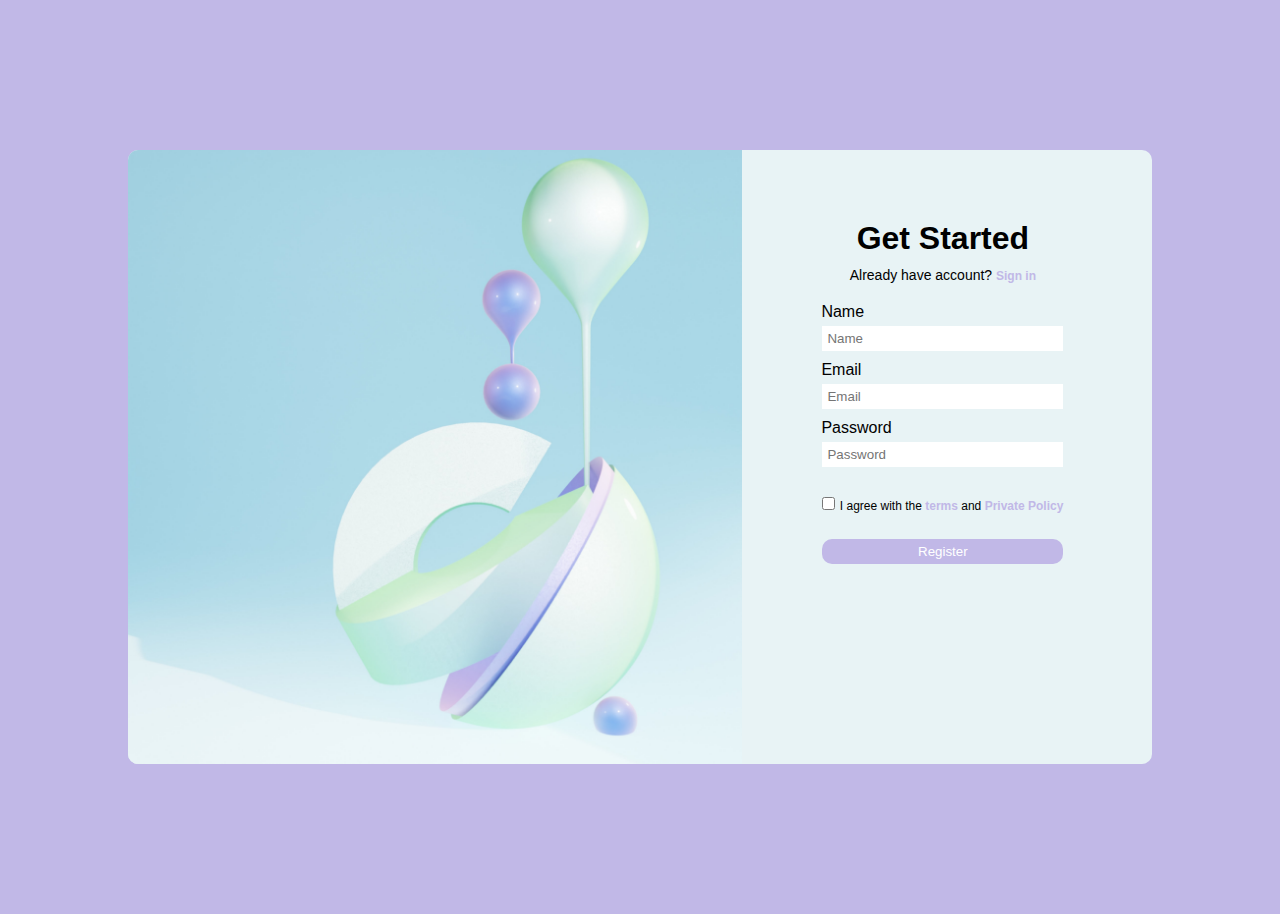
<file: HTML5 form-image/index.html>
<!DOCTYPE html>
<html lang="en">
<head>
    <title>Get Started</title>
    <meta charset="utf-8">
     <!--Viewport make the website responsive-->
    <meta name="viewport" content="width=device-width,initial-scale=1, viewport-fit=cover">
    <!--Css link to your stylesheet-->
    <link rel="stylesheet" type="text/css" href="style.css" media="screen" />
</head>

<body>
<!--Start your HTML5 code here-->
<div class="form-container">
    <img src="images/galina-nelyubova-unsplash.jpg" alt="A light blue image with balloons and abstract shapes" class="form-img">
    <form>
        <h1 class="form-header">Get Started</h1>
        <p class="signin">Already have account? <a href="#">Sign in</a></p>

        <label for="name">Name</label>
        <input type="text" name="name" placeholder="Name"/>

        <label for="email">Email</label>
        <input type="email" name="email" placeholder="Email" />

        <label for="password">Password</label>
        <input type="password" name="password" placeholder="Password">

        <input type="checkbox" name="terms"/>
        <label for="terms" class="terms-label">
            <p class="terms">I agree with the <a href="#">terms</a> and <a href="#">Private Policy</a></p>
        </label>
        
        <input type="submit" value="Register"/>
    </form>
</div>


<!--JavaScript link to your js file. * Not require if your not using JavaScript-->
<script src="#"></script>
</body>
</html>
</file>
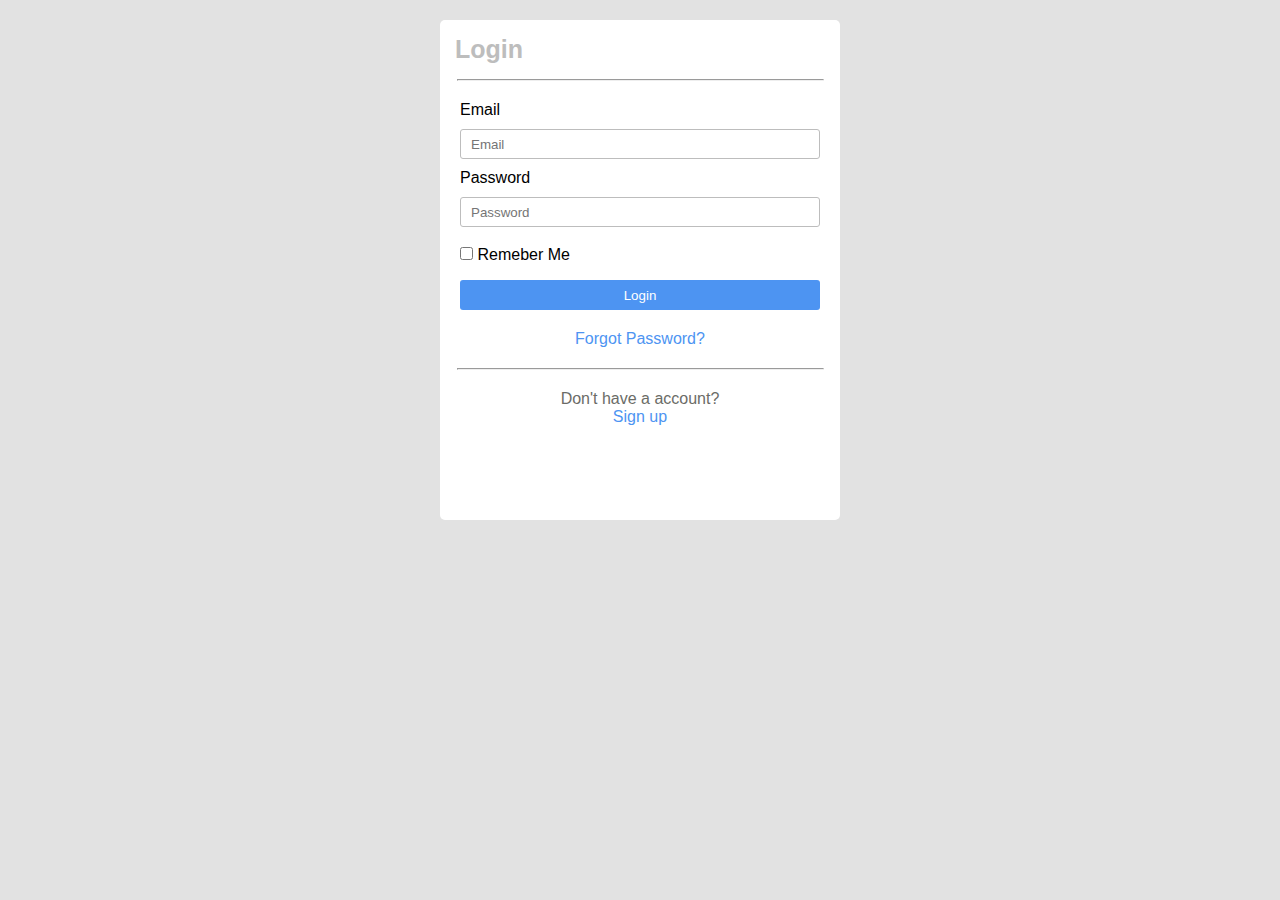
<file: HTML5 form/index.html>
<!DOCTYPE html>
<html lang="en">
<head>
    <title>Login</title>
    <meta charset="utf-8">
     <!--Viewport make the website responsive-->
    <meta name="viewport" content="width=device-width,initial-scale=1, viewport-fit=cover">
    <!--Css link to your stylesheet-->
    <link rel="stylesheet" type="text/css" href="style.css" media="screen" />
</head>

<body>  
<!--Start your HTML5 code here-->
<div class="container">
    <h1 class="form-header">Login</h1>
    <hr>
    <form action="#">
        <label for="email" class="input-label"> Email</label><br>
        <input type="text" name="email" placeholder="Email"/><br>

        <label for="password" class="input-label"> Password</label><br>
        <input type="password" name="password" placeholder="Password"/><br>
 
    
        <input type="checkbox" name="remeber me"/>
        <label for="remeber me" class="checkbox-label">Remeber Me</label>
        <br>
        <button type="submit" class="login">Login</button>
    </form>
<div class="bottom-container">
    <p class="forgotpw">
        <a href="#">Forgot Password?</a>
    </p>
    <hr>
    <p class="noacc">Don't have a account?</p>
    <a href="signup.html">Sign up</a>
    </div>
</div>

</body>
</html>
</file>
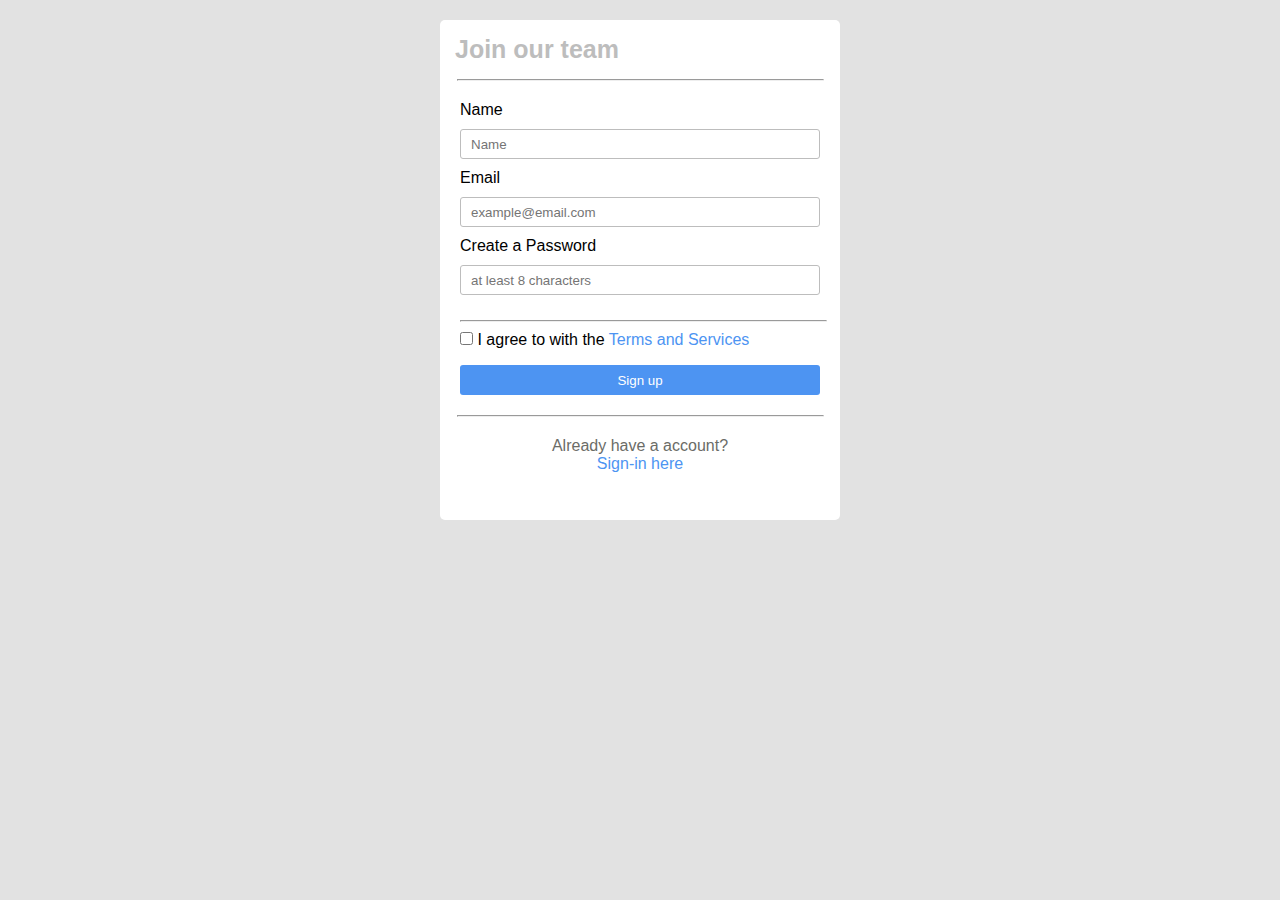
<file: HTML5 form/signup.html>
<!DOCTYPE html>
<html lang="en">
<head>
    <title>Join our Team</title>
    <meta charset="utf-8">
     <!--Viewport make the website responsive-->
    <meta name="viewport" content="width=device-width,initial-scale=1, viewport-fit=cover">
    <!--Css link to your stylesheet-->
    <link rel="stylesheet" type="text/css" href="style.css" media="screen" />
</head>

<body>    
<!--Start your HTML5 code here-->
<div class="container">
    <h1 class="form-header">Join our team</h1>
    <hr>
    <form action="#">
        <label for="yourname">Name</label><br>
        <input type="text" name="name" placeholder="Name" required /><br>

        <label for="email"> Email</label><br>
        <input type="text" name="email" placeholder="example@email.com" required /><br>

        <label for="password"> Create a Password</label><br>
            <input type="password" name="password" minlength="8" placeholder="at least 8 characters" required />
        <br>
        <hr class="terms-line">
        <label>
        <input type="checkbox" required/> I agree to with the <a href="#" class="terms">Terms and Services</a>
        </label>
        <button type="submit" class="signup">Sign up</button>
    </form>
    <div class="bottom-container">
           
        <hr>
        <p class="ahacc">Already have a account?</p>
        <a href="index.html">Sign-in here</a>
     </div>
    </div>
</body>
</html>
</file>
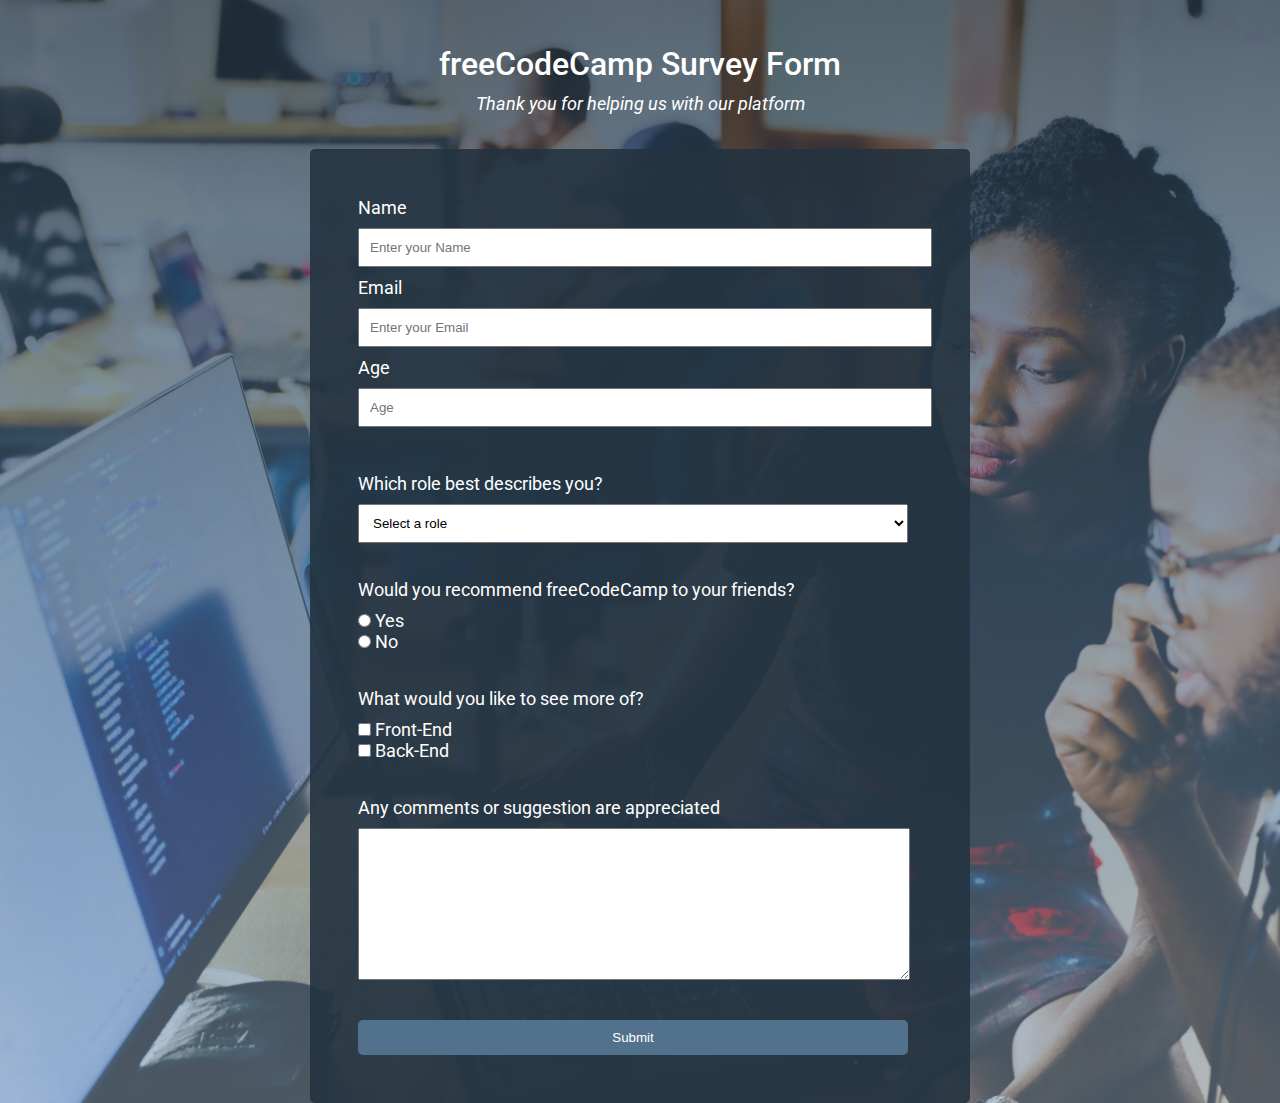
<file: Survey Form/freecode.html>
<!DOCTYPE html>
<html>
  <head>
    <title>Survey Form</title>
    <meta charset="utf-8">
     <link rel="stylesheet" type="text/css" href="styles.css" media="screen" />
  </head>
  <body>
    <div class="td-container">
      <h1 id="title">freeCodeCamp Survey Form</h1>
      <p id="description">Thank you for helping us with our platform</p>
    </div>

  <div class="survey-container">
    <form id="survey-form">
     
      <div class="group-section-one">
        <label for="name" id="name-label" >Name</label><br>
        <input type="text" id="name" name="name" placeholder="Enter your Name" required><br>
    

      
        <label for="email" id="email-label">Email</label><br>
        <input type="email" id="email" name="email"  placeholder="Enter your Email" required><br>
   

   
        <label for="number" id="number-label">Age</label><br>
        <input type="number" id="number" min="13" max="110" placeholder="Age">
        </div>

        <div class="selection-container">
          <p>Which role best describes you?</p>
          <select id="dropdown">
            <option>Select a role</option>
            <option>Student</option>
            <option>Part-Time</option>
            <option>Worker</option>
          </select>
        </div>

        <div class="radio-container">
          <p>Would you recommend freeCodeCamp to your friends?</p>
            <input type="radio" name="recommend" value="Yes">
            <label for="yes" id="yes" name="recommend">Yes</label><br>
            <input type="radio" id="no" name="recommend" value="No">
            <label for="no">No</label>
        </div>

        <div class="checkbox-container">
          <p>What would you like to see more of?</p>
          <input type="checkbox" value="1" name="FN">
          <label>Front-End</label><br>
          <input type="checkbox" value="2" name="BN">
          <label>Back-End</label><br>
        </div>

        <div class="textarea-container">
          <p>Any comments or suggestion are appreciated</p>
          <textarea placeholder="Enter your comment here..." class="textarea-box">
          </textarea>
        </div>
        <div class="button-container">
          <button type="submit" id="submit">Submit</button>
        </div>
    </form>
</div>
  </body>
</html>
</file>
<file: HTML5 form-image/style.css>
:root{
    --primary-color:#C1B8E7;
    --secondary-color:#E8F3F5;
    --white:#FFFFFF;
}
*{
    margin:0;
    padding:0;
}
body{
    background-color:var(--primary-color);
    font-family:Roboto, Arial, sans-serif;
}
.form-container{
    background-color:var(--secondary-color);
    display:flex;
    margin:150px auto;
    width:80%;
    border-radius:10px;
}
.form-img{
    width:60%;
    border-top-left-radius:10px;
    border-bottom-left-radius:10px;
}
form{
    margin:50px;
}
.form-header{
    margin-top:20px;
}
.form-header,.signin{
    text-align:center;
}
.signin{
    margin-top:10px;
    margin-bottom:20px;
    font-size:14px;
}
.terms{
    font-size:12px;
    display:inline;
}
.terms-label{
    margin-left:0;
    margin-right:30px;
}
a{
    text-decoration:none;
    color:var(--primary-color);
    font-weight:600;
    font-size:12px;
}
input{
    display:block;
}
input[type="text"],[type="email"],[type=password],[type="submit"]{
    margin:5px auto 10px auto;
    width:80%;
    box-sizing:border-box;
    height:25px;
    border:none;
    padding:10px 5px 10px 5px;
}
input[type="submit"]{
    background-color:var(--primary-color);
    color:var(--white);
    border-radius:10px;
    border:none;
    margin-top:25px;
    padding:0;
}
input[type="checkbox"]{
    display:inline-block;  
    margin-top:20px;
    margin-left:30px;
}
label{
    margin-left:29px;
}
@media (max-width:768px){
    .form-container{
        display:block;
        margin:50px auto;
        width:90%;
    }
    form{
        padding:10px;
    }
    input[type="checkbox"]{
        margin:0; 
    }
    .terms-label{
      margin:0;
      text-align:center;
    } 
    .form-img{
     margin:10px 50px 10px 50px;
     width:70%;
     border-top-left-radius:0;
     border-bottom-right-radius:10px;  
 }
  }
</file>
<file: HTML5 form/style.css>
*{
    margin:0;
    padding:0;
    --primary:#4D94F2;
    --lightgray:#BDBDBD;
    --white:#FFFFFF;
    --darkgray:#6B6C67;
    --background:#E2E2E2;
}
body{
    background-color:var(--background);
    font-family:Roboto,sans-serif;
}
.container{
    width:400px;
    background-color:var( --white);
    margin: 20px auto;
    border-radius:5px;
    height:500px;
}
.bottom-container{
    text-align:center;
}
form{
    margin:20px;
    
}
input[type="text"],[type="password"]{
    width:100%;
    height:30px;
    border:1px solid var( --lightgray);
    border-radius:3px;
    margin-top:10px;
    margin-bottom:10px;
    padding:10px 5px 10px 5px;
    box-sizing:border-box;
}
input[type="checkbox"]{
    margin-top:10px;
    margin-bottom:10px;
}
input[type="text"]:focus{
    outline: 2px solid #4D94F2;
}
input[type="password"]:focus{
    outline: 2px solid #4D94F2;
}
.form-header{
    color:var(--lightgray);
    padding:15px;
    font-size:25px;
}
hr{
    width:365px;
    margin:auto;
}
::placeholder{
   padding:10px 5px;
}
.login,.signup{
    width:100%;
    background-color:var(--primary);
    border:none;
    border-radius:3px;
    height:30px;
    color:var(--white);
    margin-top:10px;
}
.bottom-container a, .terms{
    text-decoration:none;
    color:var(--primary);
}
.forgotpw{
    margin-bottom:20px;
    color:var(--darkgray);
}
.noacc,.ahacc{
    margin-top:20px;
    color:var(--darkgray);
}
.terms-line{
    margin-top:15px
}
</file>
<file: Survey Form/styles.css>
@import url('https://fonts.googleapis.com/css2?family=Roboto&display=swap');
*{
    margin:0;
    padding:0;
    --cloudblue:#51718C;
    --white:#FFFFFF;
}
body{
    background: linear-gradient(180deg, rgba(36,51,64,0.7), rgba(81,113,140,0.6), rgba(149,172,191,0.5)),url(image/desola-lanre-ologun-IgUR1iX0mqM-unsplash.jpg);
    background-size:cover;
    background-repeat:no-repeat;
    background-position:center;
    color:var(--white);
    font-family: 'Roboto', sans-serif;
}
p{
    margin-bottom:10px;
}
.td-container{
    margin-top:45px;
    text-align:center;
}
#title{
    font-weight:500;
}
#description{
    font-style:italic;
    font-size:18px;
}
#title,#description{
    margin-bottom:10px;
}
.survey-container{
    display:flex;
    justify-content:center;
    align-items:center;
}
#survey-form{
 width:600px;
 margin-top:25px;
 padding:30px;
 background-color:rgba(36, 51, 64, 0.9);
 border-radius:5px;
}
input[type="text"],[type="email"],[type="number"]{
    width:100%;
    padding:10px;
    margin-bottom:10px;
    margin-top:10px;
}
.selection-container,.radio-container,.checkbox-container,.textarea-container,.group-section-one,.button-container{
    width:550px;
    padding:18px;
    font-size:18px;
}
.textarea-box{
    width:100%;
    height:150px;
}
#dropdown,#submit{
    width:100%;
    padding:10px;
}
#submit{
    background-color:var(--cloudblue);
    border:none;
    border-radius:5px;
    padding:10px;
    color:var(--white);
}
</file>
